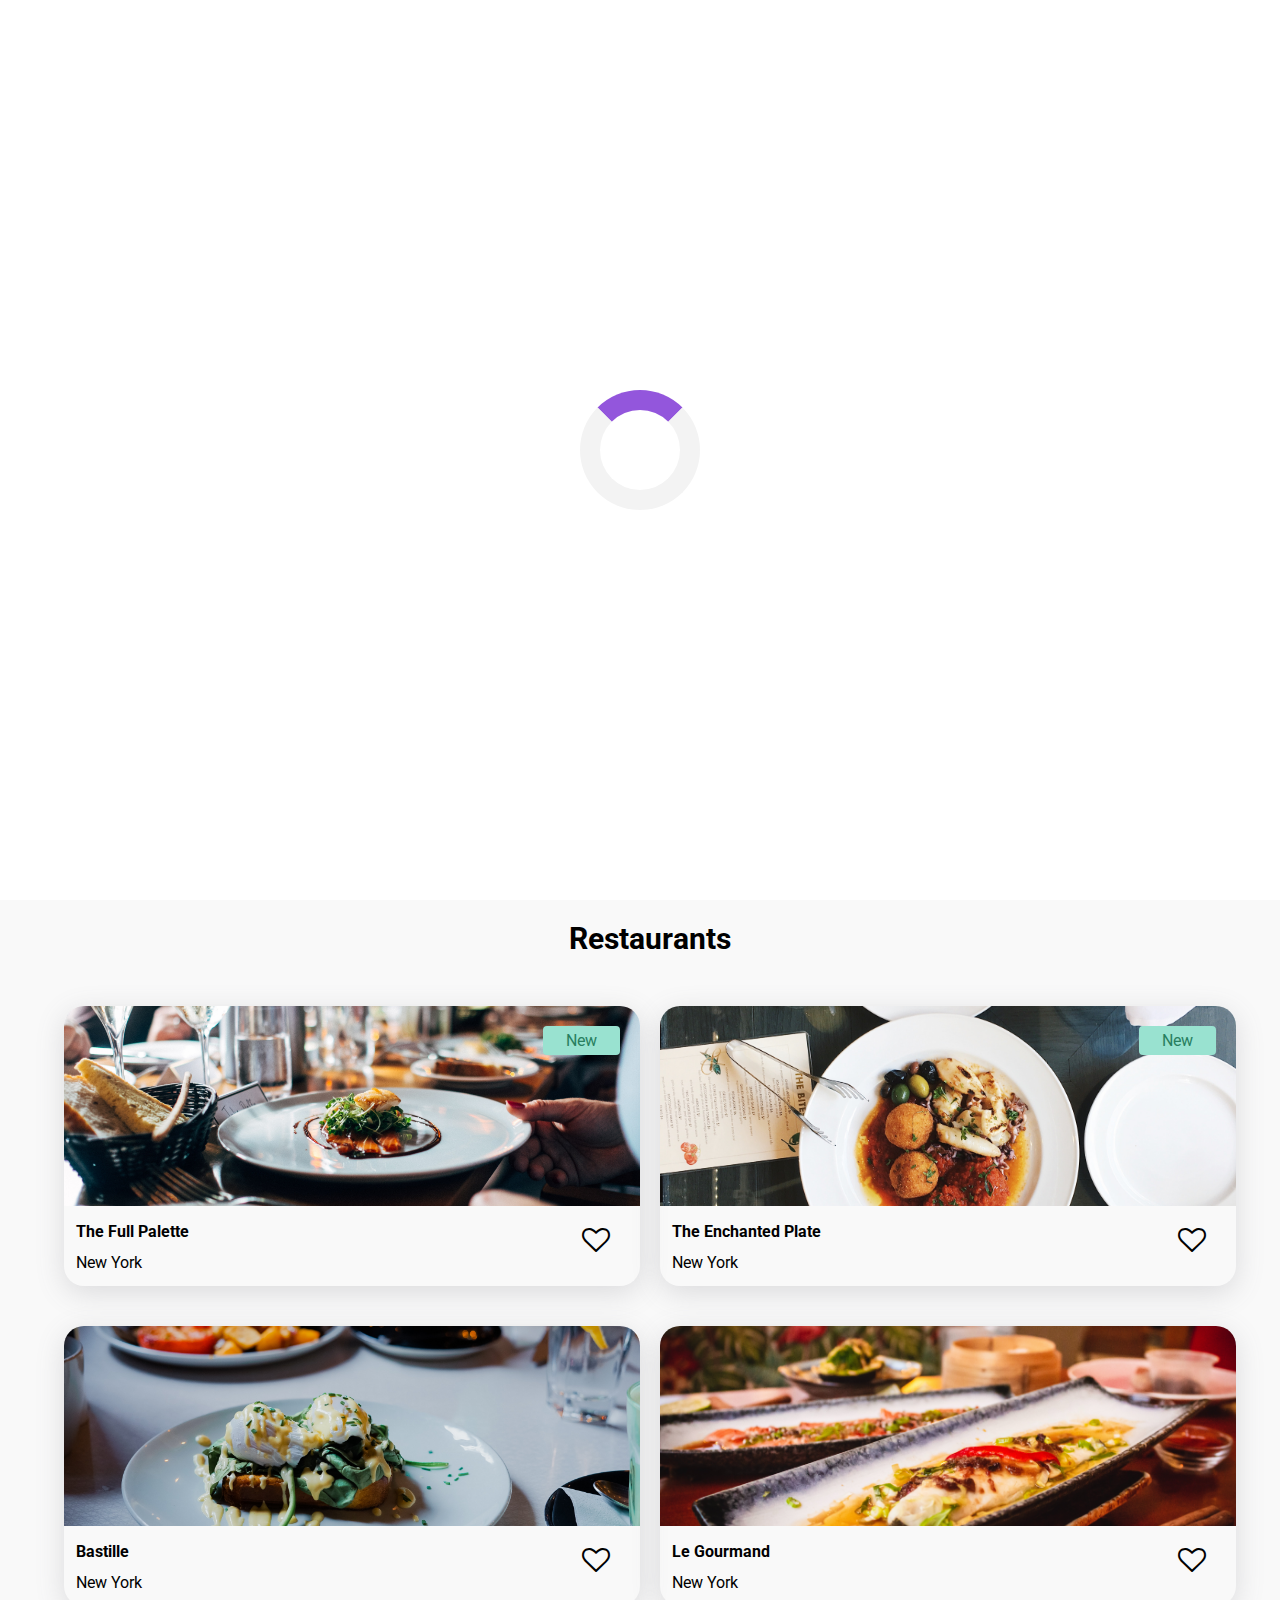
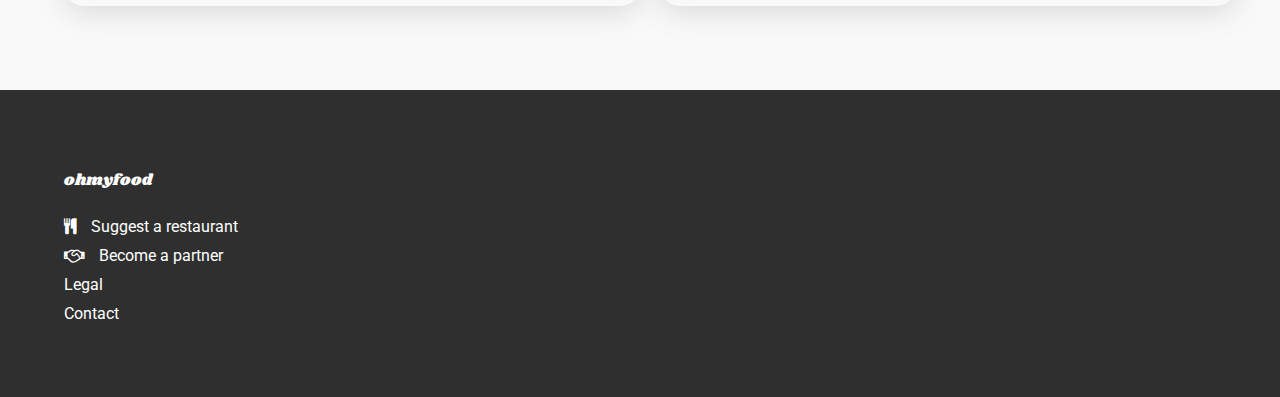
<file: index.html>
<!DOCTYPE html>
<html lang="en">
<head>
    <meta charset="UTF-8">
    <meta http-equiv="X-UA-Compatible" content="IE=edge">
    <meta name="viewport" content="width=device-width, initial-scale=1.0">
    <link rel="stylesheet" href="https://cdnjs.cloudflare.com/ajax/libs/font-awesome/4.7.0/css/font-awesome.min.css">
    <link rel="preconnect" href="https://fonts.googleapis.com">
    <link rel="preconnect" href="https://fonts.gstatic.com" crossorigin>
    <link href="https://fonts.googleapis.com/css2?family=Roboto:wght@100;400;500;700;900&family=Shrikhand&display=swap" rel="stylesheet">
    <link rel="stylesheet" href="style.css">
    <title>ohmyfood</title>
</head>
<body>
    <header>
        <img src="ohmyfood-files/images/logo/ohmyfood.png" alt="ohmyfood-logo">
    </header>   
    <section class="info">
        <div class="info__location">
        <i class="fa fa-map-marker" aria-hidden="true"></i>
        <p>Paris, Belleville</p>
        </div>
        <div class="info__explore">
            <h3>Book the menu you like</h3>
            <p>Discover top-of-the-art restaurants we picked for you</p>
            <button class="btn"> Explore our restaurants</button>
        </div>
    </section>
    <section class="guide">
        <h3>How it works</h3>
        <div class="step">
            <p>1</p>
            <i class="fa fa-mobile" aria-hidden="true"></i>
            <p>Choose a restaurant</p>
        </div>
        <div class="step">
            <p>2</p>
            <i class="fa fa-list" aria-hidden="true"></i>
            <p>Create your menu</p>
        </div>
        <div class="step">
            <p>3</p>
            <i class="fa fa-cutlery" aria-hidden="true"></i>
            <p>Go enjoy it at the restaurant</p>
        </div>
    </section>
    <main>
        <h3>Restaurants</h3>
        <a href="the_full_palette.html" class="restaurant restaurant-1">
            <img src="ohmyfood-files/images/restaurants/thefullplate.jpg" alt="meal">
            <h4>The Full Palette</h4>
            <p>New York</p>
            <i class="fa fa-heart-o" aria-hidden="true"></i>
            <i class="fa fa-heart" aria-hidden="true"></i>
            <span>New</span>
        </a>
        <a href="the_enchanted_plate.html" class="restaurant restaurant-2">
            <img src="ohmyfood-files/images/restaurants/stil-u2Lp8tXIcjw-unsplash.jpg" alt="meal">
            <h4>The Enchanted Plate</h4>
            <p>New York</p>
            <i class="fa fa-heart-o" aria-hidden="true"></i>
            <i class="fa fa-heart" aria-hidden="true"></i>
            <span>New</span>
        </a>
        <a href="bastille.html" class="restaurant restaurant-3">
            <img src="ohmyfood-files/images/restaurants/toa-heftiba-DQKerTsQwi0-unsplash.jpg" alt="meal">
            <h4>Bastille</h4>
            <p>New York</p>
            <i class="fa fa-heart-o" aria-hidden="true"></i>
            <i class="fa fa-heart" aria-hidden="true"></i>
        </a>
        <a href="le_gourmand.html" class="restaurant restaurant-4">
            <img src="ohmyfood-files/images/restaurants/louis-hansel-shotsoflouis-qNBGVyOCY8Q-unsplash.jpg" alt="meal">
            <h4>Le Gourmand</h4>
            <p>New York</p>
            <i class="fa fa-heart-o" aria-hidden="true"></i>
            <i class="fa fa-heart" aria-hidden="true"></i>
        </a>
    </main>
    <div class="spinner-background">
        <div class="loader"></div>
    </div>
    <footer>
        <span>ohmyfood</span>
        <ul>
            <li>
                <a href="#"> 
                <i class="fa fa-cutlery" aria-hidden="true"></i>
                <span>Suggest a restaurant</span>
                </a>
            </li>
            <li>
                <a href="#">
                <i class="fa fa-handshake-o" aria-hidden="true"></i>
                <span>Become a partner</span>
                </a>
            </li>
            <li>
                <a href="#">Legal</a>
            </li>
            <li>
                <a href="mailto:someone@example.com">Contact</a>
            </li>
        </ul>
        
    </footer>
</body>
</html>
</file>
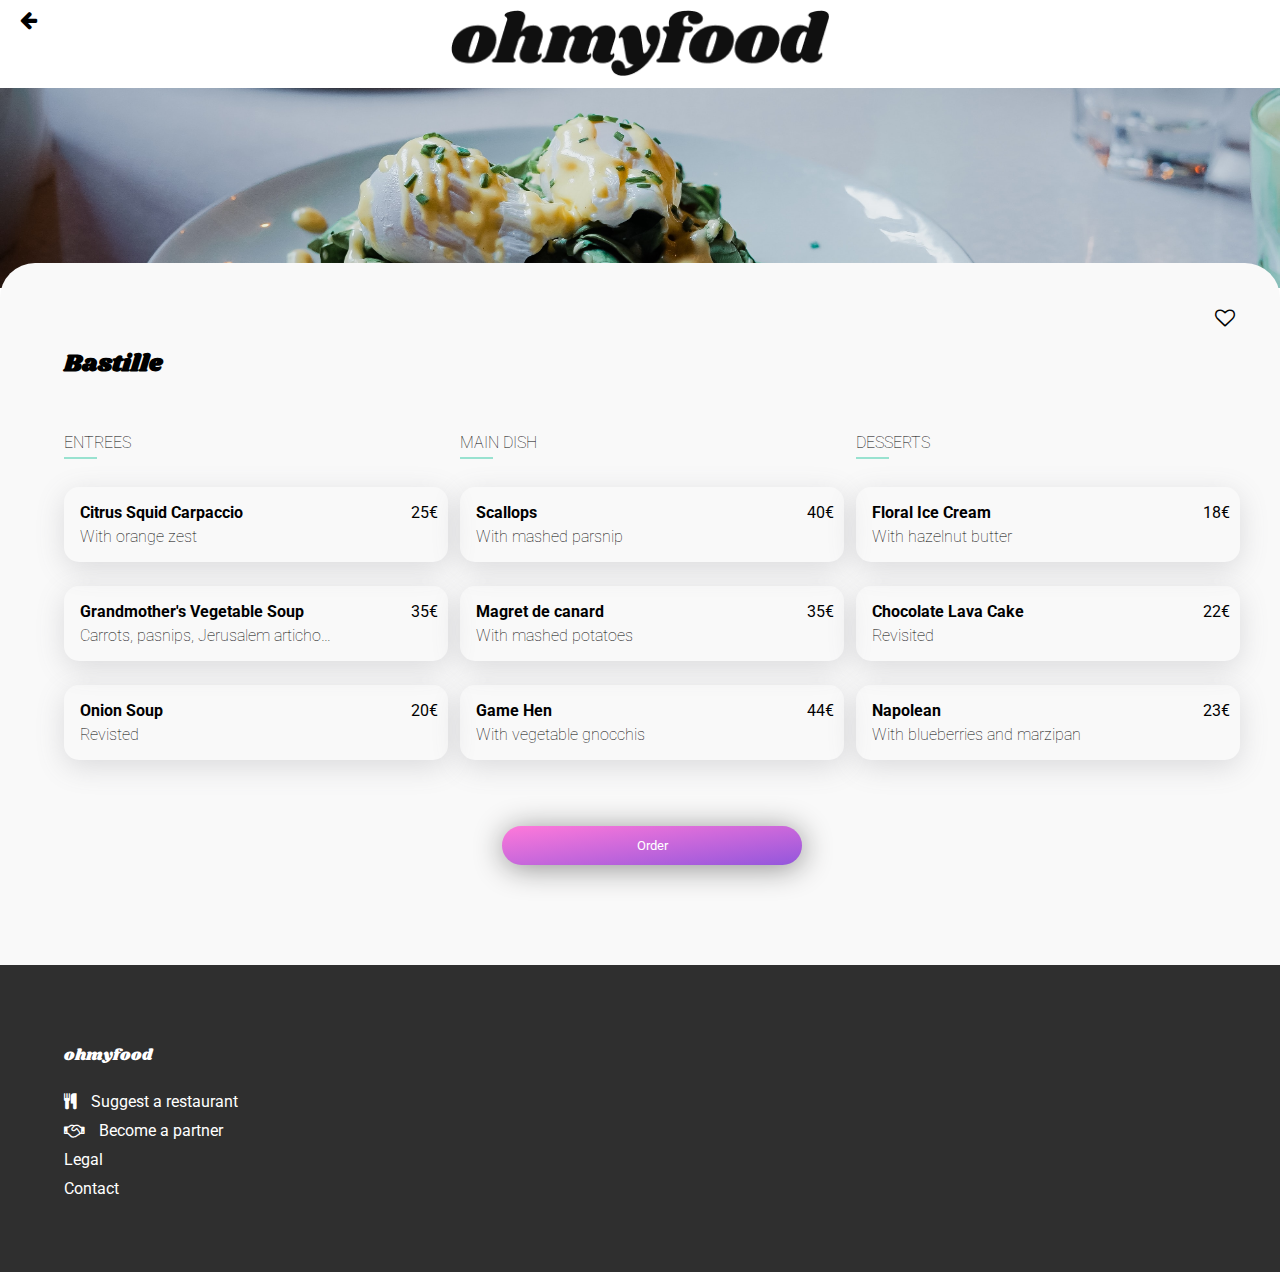
<file: bastille.html>
<!DOCTYPE html>
<html lang="en">
<head>
    <meta charset="UTF-8">
    <meta http-equiv="X-UA-Compatible" content="IE=edge">
    <meta name="viewport" content="width=device-width, initial-scale=1.0">
    <link rel="stylesheet" href="https://cdnjs.cloudflare.com/ajax/libs/font-awesome/4.7.0/css/font-awesome.min.css">
    <link rel="preconnect" href="https://fonts.googleapis.com">
    <link rel="preconnect" href="https://fonts.gstatic.com" crossorigin>
    <link href="https://fonts.googleapis.com/css2?family=Roboto:wght@100;400;500;700;900&family=Shrikhand&display=swap" rel="stylesheet">
    <link rel="stylesheet" href="style.css">
    <title>The Full Palette</title>
</head>
<body>
    <header class="menu__header">
        <a href="index.html"><i class="fa fa-arrow-left" aria-hidden="true"></i></a>
        <img src="ohmyfood-files/images/logo/ohmyfood.png" alt="ohmyfood-logo">
    </header>   
    <div class="menu-img">
        <img src="ohmyfood-files/images/restaurants/toa-heftiba-DQKerTsQwi0-unsplash.jpg" alt="meal">
    </div>
    <main class="menu">
        <h2>Bastille</h2>
        <i class="fa fa-heart-o" aria-hidden="true"></i>
        <i class="fa fa-heart" aria-hidden="true"></i>
        <p class="category category__1">ENTREES</p>
        <div class="menu__items item__1 item__a">
            <h4>Citrus Squid Carpaccio</h4>
            <p>With orange zest</p><span class="price">25€</span>
            <div class="tick">
                <i class="fa fa-check" aria-hidden="true"></i>
            </div>
        </div>
        <div class="menu__items item__2 item__b">
            <h4>Grandmother's Vegetable Soup</h4>
            <p>Carrots, pasnips, Jerusalem artichoke</p><span class="price">35€</span>
            <div class="tick">
                <i class="fa fa-check" aria-hidden="true"></i>
            </div>
        </div>
        <div class="menu__items item__3 item__c">
            <h4>Onion Soup</h4>
            <p>Revisted</p><span class="price">20€</span>
            <div class="tick">
                <i class="fa fa-check" aria-hidden="true"></i>
            </div>
        </div>
        <p class="category category__2">MAIN DISH</p>
        <div class="menu__items item__1 item__d">
            <h4>Scallops</h4>
            <p>With mashed parsnip</p><span class="price">40€</span>
            <div class="tick">
                <i class="fa fa-check" aria-hidden="true"></i>
            </div>
        </div>
        <div class="menu__items item__2 item__e">
            <h4>Magret de canard</h4>
            <p>With mashed potatoes</p><span class="price">35€</span>
            <div class="tick">
                <i class="fa fa-check" aria-hidden="true"></i>
            </div>
        </div>
        <div class="menu__items item__3 item__f">
            <h4>Game Hen</h4>
            <p>With vegetable gnocchis</p><span class="price">44€</span>
            <div class="tick">
                <i class="fa fa-check" aria-hidden="true"></i>
            </div>
        </div>
        <p class="category category__3">DESSERTS</p>
        <div class="menu__items item__1 item__g">
            <h4>Floral Ice Cream</h4>
            <p>With hazelnut butter</p><span class="price">18€</span>
            <div class="tick">
                <i class="fa fa-check" aria-hidden="true"></i>
            </div>
        </div>
        <div class="menu__items item__2 item__h">
            <h4>Chocolate Lava Cake</h4>
            <p>Revisited</p><span class="price">22€</span>
            <div class="tick">
                <i class="fa fa-check" aria-hidden="true"></i>
            </div>
        </div>
        <div class="menu__items item__3 item__i">
            <h4>Napolean</h4>
            <p>With blueberries and marzipan</p><span class="price">23€</span>
            <div class="tick">
                <i class="fa fa-check" aria-hidden="true"></i>
            </div>
        </div>
        <button class="btn">Order</button>
    </main>
    <footer>
        <span>ohmyfood</span>
        <ul>
            <li>
                <a href="#"> 
                <i class="fa fa-cutlery" aria-hidden="true"></i>
                <span>Suggest a restaurant</span>
                </a>
            </li>
            <li>
                <a href="#">
                <i class="fa fa-handshake-o" aria-hidden="true"></i>
                <span>Become a partner</span>
                </a>
            </li>
            <li>
                <a href="#">Legal</a>
            </li>
            <li>
                <a href="mailto:someone@example.com">Contact</a>
            </li>
        </ul>
        
    </footer>
</body>
</html>
</file>
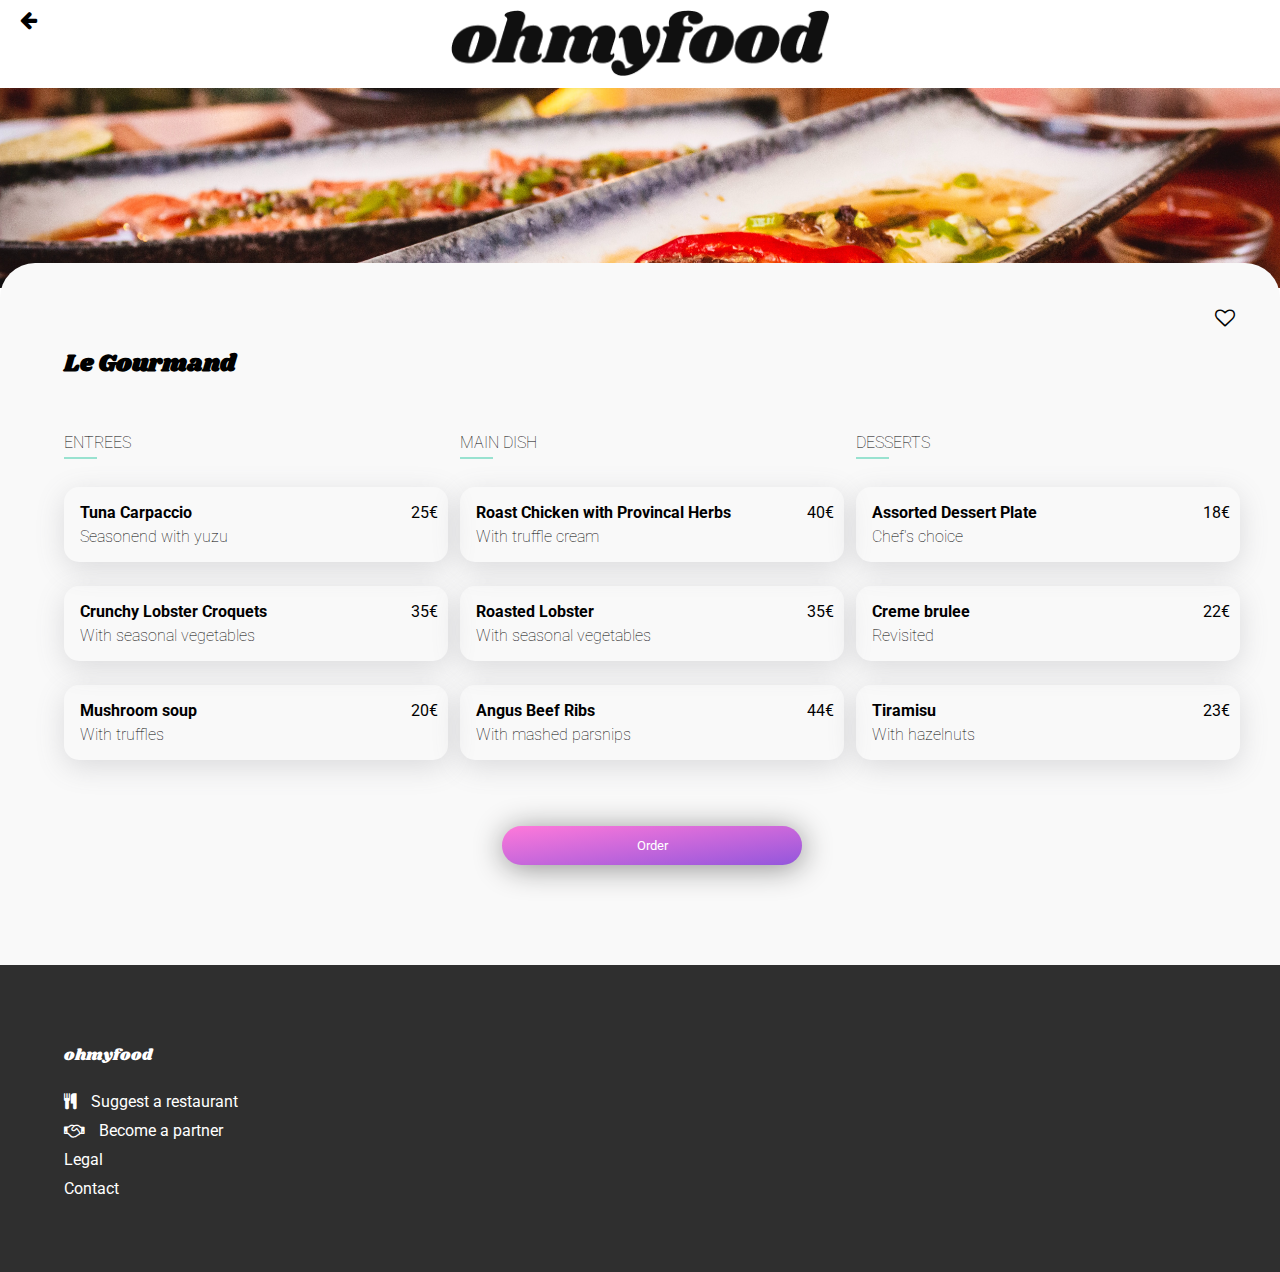
<file: le_gourmand.html>
<!DOCTYPE html>
<html lang="en">
<head>
    <meta charset="UTF-8">
    <meta http-equiv="X-UA-Compatible" content="IE=edge">
    <meta name="viewport" content="width=device-width, initial-scale=1.0">
    <link rel="stylesheet" href="https://cdnjs.cloudflare.com/ajax/libs/font-awesome/4.7.0/css/font-awesome.min.css">
    <link rel="preconnect" href="https://fonts.googleapis.com">
    <link rel="preconnect" href="https://fonts.gstatic.com" crossorigin>
    <link href="https://fonts.googleapis.com/css2?family=Roboto:wght@100;400;500;700;900&family=Shrikhand&display=swap" rel="stylesheet">
    <link rel="stylesheet" href="style.css">
    <title>The Full Palette</title>
</head>
<body>
    <header class="menu__header">
        <a href="index.html"><i class="fa fa-arrow-left" aria-hidden="true"></i></a>
        <img src="ohmyfood-files/images/logo/ohmyfood.png" alt="ohmyfood-logo">
    </header>   
    <div class="menu-img">
        <img src="ohmyfood-files/images/restaurants/louis-hansel-shotsoflouis-qNBGVyOCY8Q-unsplash.jpg" alt="meal">
    </div>
    <main class="menu">
        <h2>Le Gourmand</h2>
        <i class="fa fa-heart-o" aria-hidden="true"></i>
        <i class="fa fa-heart" aria-hidden="true"></i>
        <p class="category category__1">ENTREES</p>
        <div class="menu__items item__1 item__a">
            <h4>Tuna Carpaccio</h4>
            <p>Seasonend with yuzu</p><span class="price">25€</span>
            <div class="tick">
                <i class="fa fa-check" aria-hidden="true"></i>
            </div>
        </div>
        <div class="menu__items item__2 item__b">
            <h4>Crunchy Lobster Croquets</h4>
            <p>With seasonal vegetables</p><span class="price">35€</span>
            <div class="tick">
                <i class="fa fa-check" aria-hidden="true"></i>
            </div>
        </div>
        <div class="menu__items item__3 item__c">
            <h4>Mushroom soup</h4>
            <p>With truffles</p><span class="price">20€</span>
            <div class="tick">
                <i class="fa fa-check" aria-hidden="true"></i>
            </div>
        </div>
        <p class="category category__2">MAIN DISH</p>
        <div class="menu__items item__1 item__d">
            <h4>Roast Chicken with Provincal Herbs</h4>
            <p>With truffle cream</p><span class="price">40€</span>
            <div class="tick">
                <i class="fa fa-check" aria-hidden="true"></i>
            </div>
        </div>
        <div class="menu__items item__2 item__e">
            <h4>Roasted Lobster</h4>
            <p>With seasonal vegetables</p><span class="price">35€</span>
            <div class="tick">
                <i class="fa fa-check" aria-hidden="true"></i>
            </div>
        </div>
        <div class="menu__items item__3 item__f">
            <h4>Angus Beef Ribs</h4>
            <p>With mashed parsnips</p><span class="price">44€</span>
            <div class="tick">
                <i class="fa fa-check" aria-hidden="true"></i>
            </div>
        </div>
        <p class="category category__3">DESSERTS</p>
        <div class="menu__items item__1 item__g">
            <h4>Assorted Dessert Plate</h4>
            <p>Chef's choice</p><span class="price">18€</span>
            <div class="tick">
                <i class="fa fa-check" aria-hidden="true"></i>
            </div>
        </div>
        <div class="menu__items item__2 item__h">
            <h4>Creme brulee</h4>
            <p>Revisited</p><span class="price">22€</span>
            <div class="tick">
                <i class="fa fa-check" aria-hidden="true"></i>
            </div>
        </div>
        <div class="menu__items item__3 item__i">
            <h4>Tiramisu</h4>
            <p>With hazelnuts</p><span class="price">23€</span>
            <div class="tick">
                <i class="fa fa-check" aria-hidden="true"></i>
            </div>
        </div>
        <button class="btn">Order</button>
    </main>
    
    
    <footer>
        <span>ohmyfood</span>
        <ul>
            <li>
                <a href="#"> 
                <i class="fa fa-cutlery" aria-hidden="true"></i>
                <span>Suggest a restaurant</span>
                </a>
            </li>
            <li>
                <a href="#">
                <i class="fa fa-handshake-o" aria-hidden="true"></i>
                <span>Become a partner</span>
                </a>
            </li>
            <li>
                <a href="#">Legal</a>
            </li>
            <li>
                <a href="mailto:someone@example.com">Contact</a>
            </li>
        </ul>
        
    </footer>
</body>
</html>
</file>
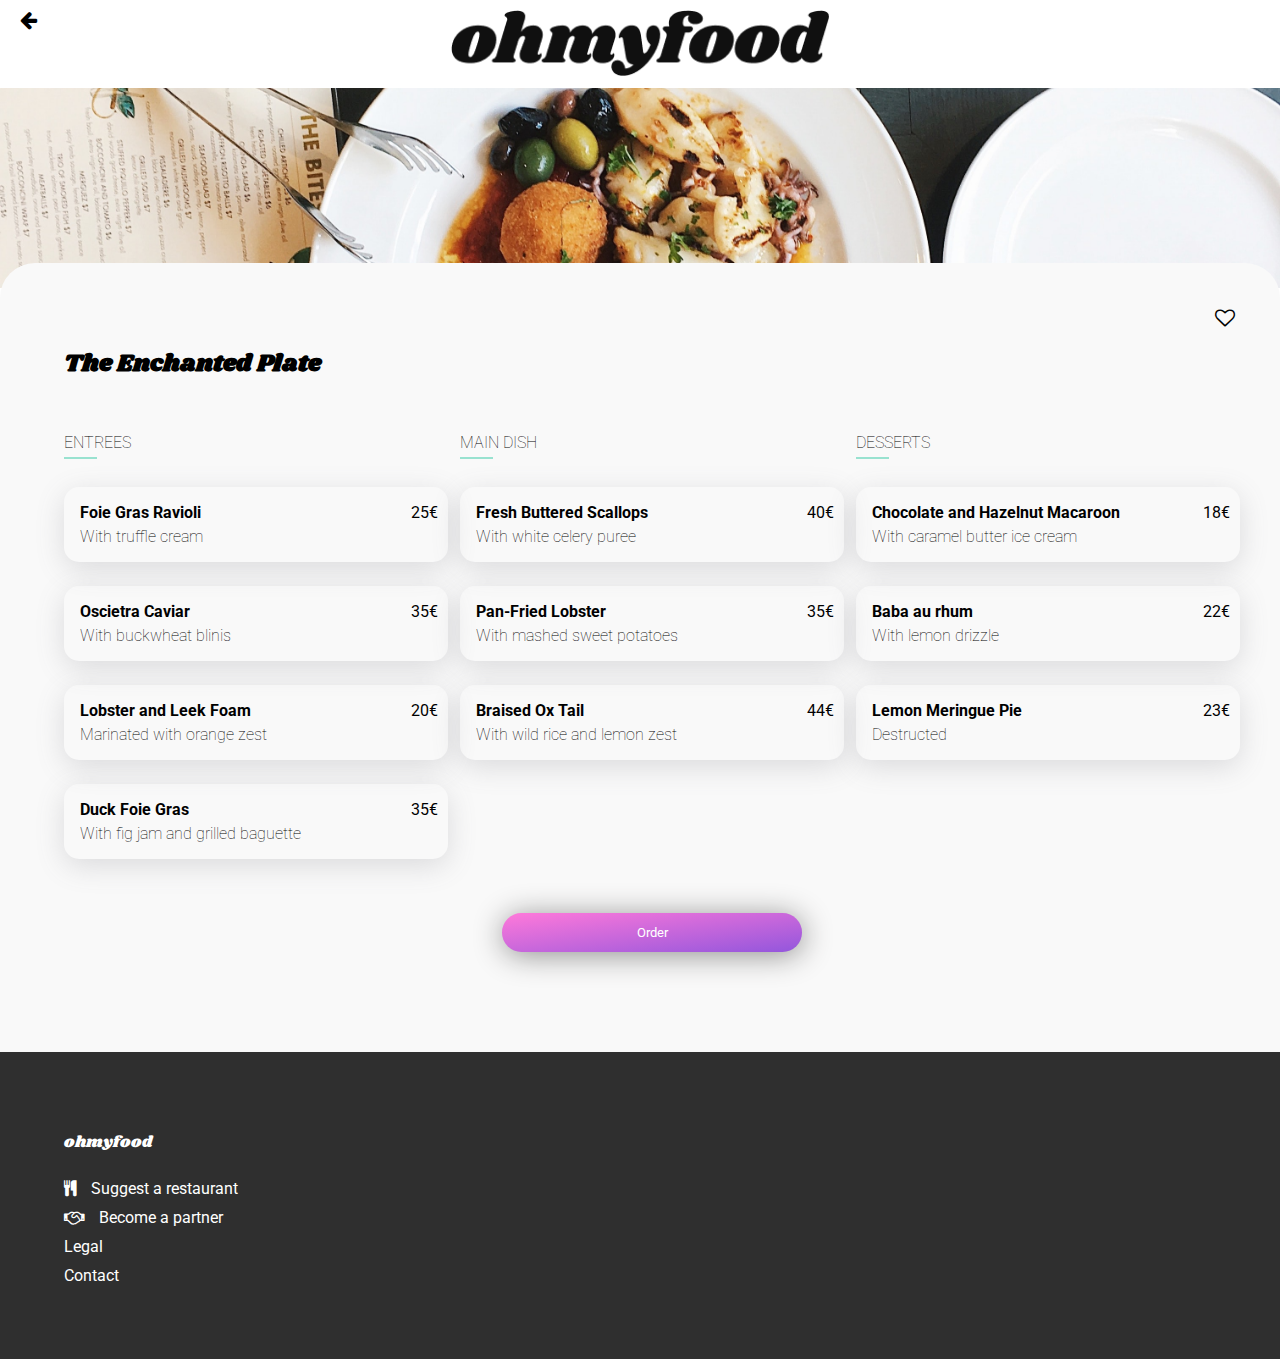
<file: the_enchanted_plate.html>
<!DOCTYPE html>
<html lang="en">
<head>
    <meta charset="UTF-8">
    <meta http-equiv="X-UA-Compatible" content="IE=edge">
    <meta name="viewport" content="width=device-width, initial-scale=1.0">
    <link rel="stylesheet" href="https://cdnjs.cloudflare.com/ajax/libs/font-awesome/4.7.0/css/font-awesome.min.css">
    <link rel="preconnect" href="https://fonts.googleapis.com">
    <link rel="preconnect" href="https://fonts.gstatic.com" crossorigin>
    <link href="https://fonts.googleapis.com/css2?family=Roboto:wght@100;400;500;700;900&family=Shrikhand&display=swap" rel="stylesheet">
    <link rel="stylesheet" href="style.css">
    <title>The Full Palette</title>
</head>
<body>
    <header class="menu__header">
        <a href="index.html"><i class="fa fa-arrow-left" aria-hidden="true"></i></a>
        <img src="ohmyfood-files/images/logo/ohmyfood.png" alt="ohmyfood-logo">
    </header>   
    <div class="menu-img">
        <img src="ohmyfood-files/images/restaurants/stil-u2Lp8tXIcjw-unsplash.jpg" alt="meal">
    </div>
    <main class="menu">
        <h2>The Enchanted Plate</h2>
        <i class="fa fa-heart-o" aria-hidden="true"></i>
        <i class="fa fa-heart" aria-hidden="true"></i>
        <p class="category category__1">ENTREES</p>
        <div class="menu__items item__1 item__a">
            <h4>Foie Gras Ravioli</h4>
            <p>With truffle cream</p><span class="price">25€</span>
            <div class="tick">
                <i class="fa fa-check" aria-hidden="true"></i>
            </div>
        </div>
        <div class="menu__items item__2 item__b">
            <h4>Oscietra Caviar</h4>
            <p>With buckwheat blinis</p><span class="price">35€</span>
            <div class="tick">
                <i class="fa fa-check" aria-hidden="true"></i>
            </div>
        </div>
        <div class="menu__items item__3 item__c">
            <h4>Lobster and Leek Foam</h4>
            <p>Marinated with orange zest</p><span class="price">20€</span>
            <div class="tick">
                <i class="fa fa-check" aria-hidden="true"></i>
            </div>
        </div>
        <div class="menu__items item__4 item__j">
            <h4>Duck Foie Gras</h4>
            <p>With fig jam and grilled baguette</p><span class="price">35€</span>
            <div class="tick">
                <i class="fa fa-check" aria-hidden="true"></i>
            </div>
        </div>
        <p class="category category__2">MAIN DISH</p>
        <div class="menu__items item__1 item__d">
            <h4>Fresh Buttered Scallops</h4>
            <p>With white celery puree</p><span class="price">40€</span>
            <div class="tick">
                <i class="fa fa-check" aria-hidden="true"></i>
            </div>
        </div>
        <div class="menu__items item__2 item__e">
            <h4>Pan-Fried Lobster</h4>
            <p>With mashed sweet potatoes</p><span class="price">35€</span>
            <div class="tick">
                <i class="fa fa-check" aria-hidden="true"></i>
            </div>
        </div>
        <div class="menu__items item__3 item__f">
            <h4>Braised Ox Tail</h4>
            <p>With wild rice and lemon zest</p><span class="price">44€</span>
            <div class="tick">
                <i class="fa fa-check" aria-hidden="true"></i>
            </div>
        </div>
        <p class="category category__3">DESSERTS</p>
        <div class="menu__items item__1 item__g">
            <h4>Chocolate and Hazelnut Macaroon</h4>
            <p>With caramel butter ice cream</p><span class="price">18€</span>
            <div class="tick">
                <i class="fa fa-check" aria-hidden="true"></i>
            </div>
        </div>
        <div class="menu__items item__2 item__h">
            <h4>Baba au rhum</h4>
            <p>With lemon drizzle</p><span class="price">22€</span>
            <div class="tick">
                <i class="fa fa-check" aria-hidden="true"></i>
            </div>
        </div>
        <div class="menu__items item__3 item__i">
            <h4>Lemon Meringue Pie</h4>
            <p>Destructed</p><span class="price">23€</span>
            <div class="tick">
                <i class="fa fa-check" aria-hidden="true"></i>
            </div>
        </div>
        <button class="btn">Order</button>
    </main>
    
    
    <footer>
        <span>ohmyfood</span>
        <ul>
            <li>
                <a href="#"> 
                <i class="fa fa-cutlery" aria-hidden="true"></i>
                <span>Suggest a restaurant</span>
                </a>
            </li>
            <li>
                <a href="#">
                <i class="fa fa-handshake-o" aria-hidden="true"></i>
                <span>Become a partner</span>
                </a>
            </li>
            <li>
                <a href="#">Legal</a>
            </li>
            <li>
                <a href="mailto:someone@example.com">Contact</a>
            </li>
        </ul>
        
    </footer>
</body>
</html>
</file>
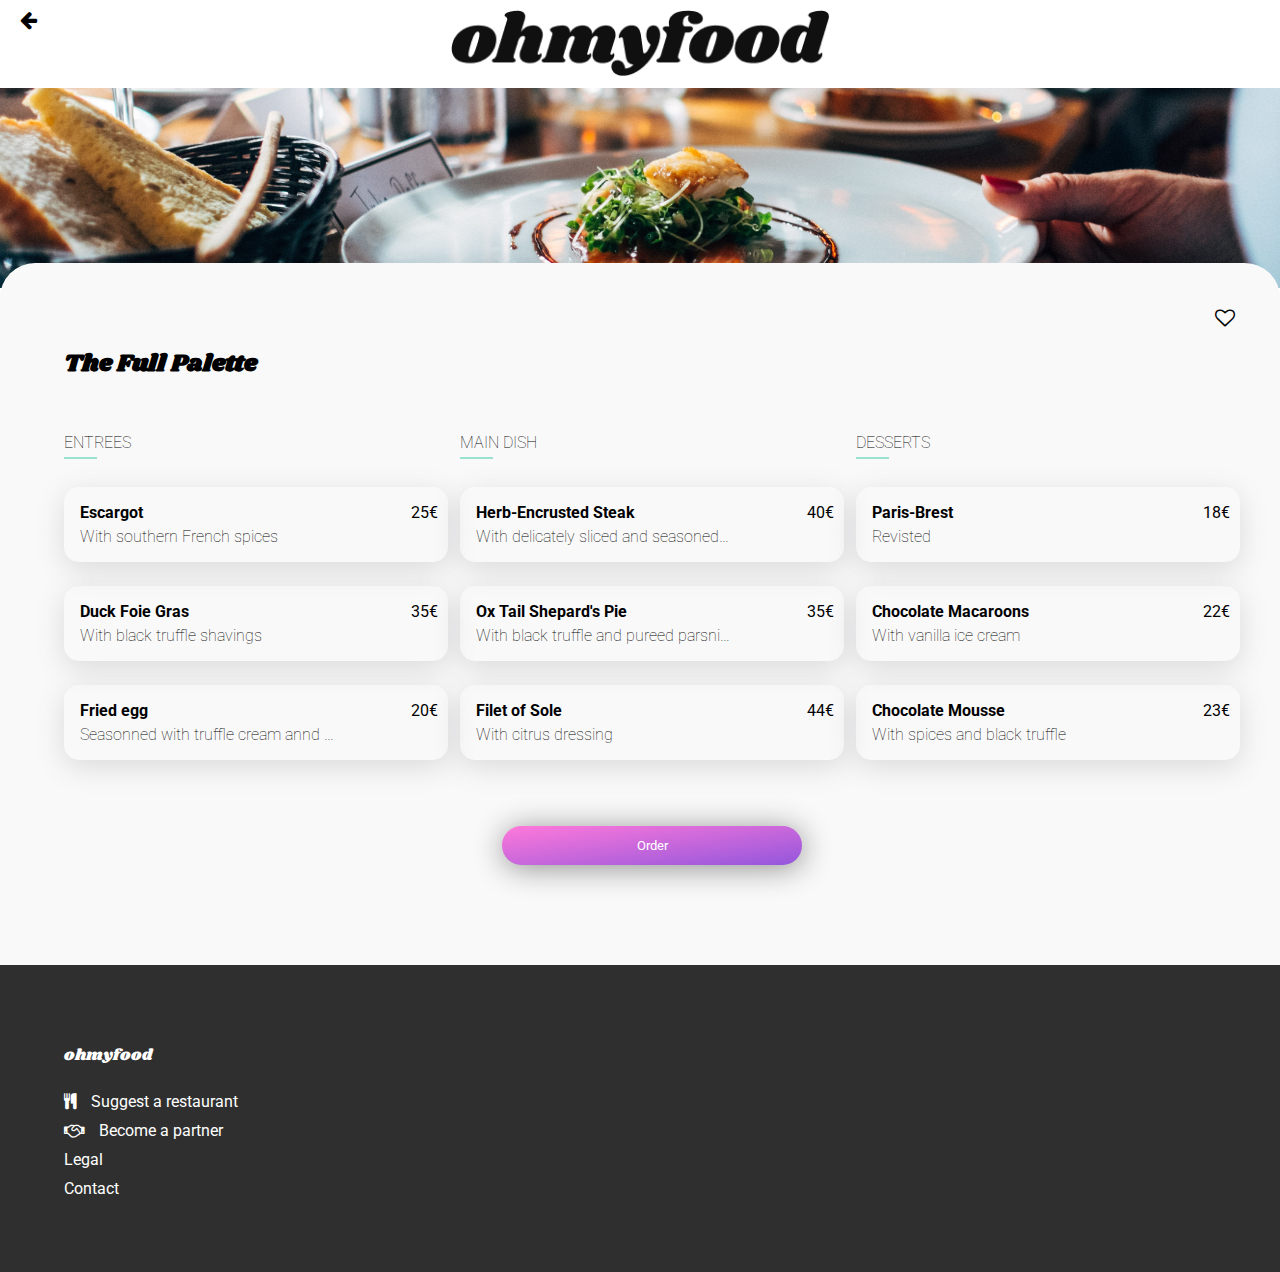
<file: the_full_palette.html>
<!DOCTYPE html>
<html lang="en">
<head>
    <meta charset="UTF-8">
    <meta http-equiv="X-UA-Compatible" content="IE=edge">
    <meta name="viewport" content="width=device-width, initial-scale=1.0">
    <link rel="stylesheet" href="https://cdnjs.cloudflare.com/ajax/libs/font-awesome/4.7.0/css/font-awesome.min.css">
    <link rel="preconnect" href="https://fonts.googleapis.com">
    <link rel="preconnect" href="https://fonts.gstatic.com" crossorigin>
    <link href="https://fonts.googleapis.com/css2?family=Roboto:wght@100;400;500;700;900&family=Shrikhand&display=swap" rel="stylesheet">
    <link rel="stylesheet" href="style.css">
    <title>The Full Palette</title>
</head>
<body>
    <header class="menu__header">
        <a href="index.html"><i class="fa fa-arrow-left" aria-hidden="true"></i></a>
        <img src="ohmyfood-files/images/logo/ohmyfood.png" alt="ohmyfood-logo">
    </header>   
    <div class="menu-img">
        <img src="ohmyfood-files/images/restaurants/thefullplate.jpg" alt="meal">
    </div>
    <main class="menu">
        <h2>The Full Palette</h2>
        <i class="fa fa-heart-o" aria-hidden="true"></i>
        <i class="fa fa-heart" aria-hidden="true"></i>
        <p class="category category__1">ENTREES</p>
        <div class="menu__items item__1 item__a">
            <h4>Escargot</h4>
            <p>With southern French spices</p><span class="price">25€</span>
            <div class="tick">
                <i class="fa fa-check" aria-hidden="true"></i>
            </div>
        </div>
        <div class="menu__items item__2 item__b">
            <h4>Duck Foie Gras</h4>
            <p>With black truffle shavings</p><span class="price">35€</span>
            <div class="tick">
                <i class="fa fa-check" aria-hidden="true"></i>
            </div>
        </div>
        <div class="menu__items item__3 item__c">
            <h4>Fried egg</h4>
            <p>Seasonned with truffle cream annd vegetable</p><span class="price">20€</span>
            <div class="tick">
                <i class="fa fa-check" aria-hidden="true"></i>
            </div>
        </div>
        <p class="category category__2">MAIN DISH</p>
        <div class="menu__items item__1 item__d">
            <h4>Herb-Encrusted Steak</h4>
            <p>With delicately sliced and seasoned vegetable<p><span class="price">40€</span>
            <div class="tick">
                <i class="fa fa-check" aria-hidden="true"></i>
            </div>
        </div>
        <div class="menu__items item__2 item__e">
            <h4>Ox Tail Shepard's Pie</h4>
            <p>With black truffle and pureed parsnips</p><span class="price">35€</span>
            <div class="tick">
                <i class="fa fa-check" aria-hidden="true"></i>
            </div>
        </div>
        <div class="menu__items item__3 item__f">
            <h4>Filet of Sole</h4>
            <p>With citrus dressing</p><span class="price">44€</span>
            <div class="tick">
                <i class="fa fa-check" aria-hidden="true"></i>
            </div>
        </div>
        <p class="category category__3">DESSERTS</p>
        <div class="menu__items item__1 item__g">
            <h4>Paris-Brest</h4>
            <p>Revisted</p><span class="price">18€</span>
            <div class="tick">
                <i class="fa fa-check" aria-hidden="true"></i>
            </div>
        </div>
        <div class="menu__items item__2 item__h">
            <h4>Chocolate Macaroons</h4>
            <p>With vanilla ice cream</p><span class="price">22€</span>
            <div class="tick">
                <i class="fa fa-check" aria-hidden="true"></i>
            </div>
        </div>
        <div class="menu__items item__3 item__i">
            <h4>Chocolate Mousse</h4>
            <p>With spices and black truffle</p><span class="price">23€</span>
            <div class="tick">
                <i class="fa fa-check" aria-hidden="true"></i>
            </div>
        </div>
        <button class="btn">Order</button>
    </main>
    
    
    <footer>
        <span>ohmyfood</span>
        <ul>
            <li>
                <a href="#"> 
                <i class="fa fa-cutlery" aria-hidden="true"></i>
                <span>Suggest a restaurant</span>
                </a>
            </li>
            <li>
                <a href="#">
                <i class="fa fa-handshake-o" aria-hidden="true"></i>
                <span>Become a partner</span>
                </a>
            </li>
            <li>
                <a href="#">Legal</a>
            </li>
            <li>
                <a href="mailto:someone@example.com">Contact</a>
            </li>
        </ul>
        
    </footer>
</body>
</html>
</file>
<file: style.css>
* {
  box-sizing: border-box;
  font-family: "Roboto", sans-serif;
}

/* Homepage CSS */
body {
  margin: 0;
}

header {
  padding: 10px;
  text-align: center;
  box-shadow: #909090 0px 0.5px 10px 0px;
  margin-bottom: 5px;
}
header img {
  width: 30%;
}

.info__location {
  display: flex;
  flex-direction: row;
  justify-content: center;
  align-items: center;
  background-color: rgb(234, 234, 234);
  width: 100vw;
}
.info i {
  margin-right: 15px;
}
.info__explore {
  background-color: rgb(249, 249, 249);
  margin: 0;
  width: 100vw;
  display: flex;
  flex-direction: column;
  justify-content: center;
  align-items: center;
}
.info__explore h3 {
  margin-top: 30px;
}
.info__explore p {
  width: 80vw;
  text-align: center;
  line-height: 20px;
  color: rgb(48, 48, 48);
  margin-bottom: 30px;
  font-weight: 400;
}
.info__explore button {
  margin-bottom: 40px;
  padding: 12px 20px;
  border-radius: 30px;
  border: none;
  color: white;
  background-image: linear-gradient(to bottom right, #FF79DA, #9356DC);
  box-shadow: #8f8e8e 1px 3px 30px 0px;
  cursor: pointer;
}
.info__explore button:hover {
  cursor: pointer;
  background-image: none;
  background-color: #cb6ac2;
  box-shadow: #605f5f 1px 3px 30px 0px;
}

.guide {
  display: flex;
  flex-direction: column;
  justify-content: flex-start;
  padding: 30px 30px 30px 40px;
}
.guide .step {
  display: flex;
  flex-direction: row;
  align-items: center;
  background-color: rgb(249, 249, 249);
  padding: 12px;
  border-radius: 24px;
  margin-bottom: 25px;
  color: rgb(48, 48, 48);
  box-shadow: rgba(100, 100, 111, 0.2) 0px 7px 29px 0px;
}
.guide .step p:first-child {
  display: flex;
  flex-direction: column;
  justify-content: center;
  align-items: center;
  border-radius: 50%;
  background-color: #9356DC;
  color: #fff;
  margin-left: -28px;
  width: 32px;
  height: 32px;
}
.guide .step i {
  padding: 20px;
}
.guide .step .fa-mobile {
  font-size: 25px;
}
.guide .step:hover {
  background-color: rgb(243, 238, 254);
}
.guide .step:hover i {
  color: #9356DC;
}

main {
  display: flex;
  flex-direction: column;
  justify-content: flex-end;
  padding: 5vw;
}
main a {
  text-decoration: none;
  color: black;
}
main .restaurant {
  width: 90vw;
  height: 280px;
  border-radius: 20px;
  box-shadow: rgba(100, 100, 111, 0.2) 0px 7px 29px 0px;
  margin-bottom: 20px;
  position: relative;
}
main .restaurant img {
  width: 100%;
  height: 200px;
  border-radius: 20px 20px 0 0;
  -o-object-fit: cover;
     object-fit: cover;
}
main .restaurant h4 {
  margin: 12px;
}
main .restaurant p {
  margin: 12px;
}
main .restaurant .fa-heart {
  display: none;
  position: absolute;
  top: 220px;
  font-size: 28px;
  right: 30px;
}
main .restaurant .fa-heart-o {
  position: absolute;
  top: 220px;
  font-size: 28px;
  right: 30px;
}
main .restaurant .fa-heart-o:hover + .fa-heart {
  display: block;
  cursor: pointer;
  color: #9356DC;
}
main .restaurant span {
  color: rgb(40, 126, 95);
  background-color: #99E2D0;
  border-radius: 4px;
  padding: 5px 23px;
  position: absolute;
  top: 20px;
  right: 20px;
}

footer {
  display: flex;
  flex-direction: column;
  justify-content: flex-end;
  background-color: rgb(47, 47, 47);
  margin-bottom: 0;
  padding: 5vw;
}
footer span:first-child {
  font-family: "Shrikhand", cursive;
  color: #fff;
  margin: 15px 0;
}
footer ul {
  margin: 0;
  list-style: none;
  padding: 0;
}
footer ul li {
  margin: 10px 0;
}
footer ul li a {
  text-decoration: none;
  color: #fff;
}
footer ul li a i {
  margin-right: 10px;
}

.menu-img {
  width: 100%;
  height: 200px;
}
.menu-img img {
  width: 100%;
  height: 200px;
  -o-object-fit: cover;
     object-fit: cover;
  z-index: -2;
}

/* Menu CSS */
.menu {
  border-radius: 35px 35px 0 0;
  background-color: rgb(249, 249, 249);
  position: relative;
  margin-top: -25px;
  z-index: 1;
}
.menu__header {
  box-shadow: none;
  padding-bottom: 3px;
}
.menu__header i {
  position: absolute;
  top: 10px;
  left: 20px;
  font-size: 20px;
  color: black;
}
.menu h2 {
  font-family: "Shrikhand", cursive;
}
.menu .fa-heart-o, .menu .fa-heart {
  position: absolute;
  top: 45px;
  right: 45px;
  font-size: 20px;
}
.menu .fa-heart {
  display: none;
}
.menu .fa-heart-o:hover + .fa-heart {
  display: block;
  color: #9356DC;
}
.menu .category {
  padding-bottom: 5px;
  font-weight: 100;
  margin: 20px 0 5px;
}
.menu .category:after {
  content: "";
  display: block;
  position: relative;
  width: 8%;
  border: 1.5px solid #99E2D0;
  margin-top: 5px;
}
.menu__items {
  width: 90vw;
  border-radius: 15px;
  position: relative;
  padding: 16px;
  box-shadow: rgba(100, 100, 111, 0.2) 0px 7px 29px 0px;
  margin: 6px 0;
  cursor: pointer;
  /* Hovering slide in animation */
}
.menu__items:hover .tick {
  animation: opacity 0.5s both;
}
@keyframes opacity {
  0% {
    opacity: 0;
  }
  100% {
    opacity: 1;
  }
}
.menu__items:hover .tick i {
  animation: rotate-center 0.7s ease-in-out both;
}
@keyframes rotate-center {
  0% {
    transform: rotate(0);
  }
  100% {
    transform: rotate(360deg);
  }
}
.menu__items:hover .price {
  animation: slide-left 0.5s cubic-bezier(0.25, 0.46, 0.45, 0.94) both;
}
@keyframes slide-left {
  0% {
    transform: translateX(0px);
  }
  100% {
    transform: translateX(-40px);
  }
}
.menu__items h4 {
  margin: 0;
  margin-bottom: 5px;
  width: 100%;
}
.menu__items p {
  margin: 0;
  font-weight: 100;
  white-space: nowrap;
  width: 77%;
  overflow: hidden;
  text-overflow: ellipsis;
}
.menu__items span {
  position: absolute;
  bottom: 16px;
  right: 16px;
  font-weight: 400;
}
.menu__items .tick {
  opacity: 0;
  position: absolute;
  top: 0;
  right: 0px;
  height: 100%;
  width: 14%;
  border-radius: 0 15px 15px 0;
  background-color: #99E2D0;
  display: flex;
  flex-direction: row;
  justify-content: center;
  align-items: center;
}
.menu__items .tick i {
  color: #99E2D0;
  font-size: 20px;
  padding: 3px;
  border: 0.1px #99E2D0 solid;
  background-color: white;
  border-radius: 50%;
}

.btn {
  width: 40vw;
  margin: 36px 24vw;
  padding: 12px 20px;
  border-radius: 30px;
  border: none;
  color: white;
  background-image: linear-gradient(to bottom right, #FF79DA, #9356DC);
  box-shadow: #8f8e8e 1px 3px 30px 0px;
  cursor: pointer;
}
.btn:hover {
  background-image: none;
  background-color: #cb6ac2;
  box-shadow: #605f5f 1px 3px 30px 0px;
  cursor: pointer;
}

/* Loading animation */
.item__1, .item__2, .item__3, .item__4 {
  animation: mymove 1s ease-out;
}

.item__1 {
  animation-delay: 0s;
}

.item__2 {
  animation-delay: 0.2s;
}

.item__3 {
  animation-delay: 0.4s;
}

.item__4 {
  animation-delay: 0.6s;
}

@keyframes mymove {
  0% {
    opacity: 0;
  }
  50% {
    opacity: 0;
  }
  100% {
    opacity: 1;
  }
}
.spinner-background {
  display: flex;
  flex-direction: row;
  justify-content: center;
  align-items: center;
  position: absolute;
  top: 0;
  left: 0;
  background-color: white;
  width: 100%;
  height: 100%;
  animation: fade-away 2s forwards;
}

@keyframes fade-away {
  0% {
    opacity: 1;
  }
  50% {
    opacity: 0.5;
  }
  100% {
    opacity: 0;
    display: none;
  }
}
.loader {
  border: 20px solid #f3f3f3;
  border-radius: 50%;
  border-top: 20px solid #9356DC;
  width: 120px;
  height: 120px;
  animation: spin 2s forwards;
}

@keyframes spin {
  0% {
    transform: rotate(0deg);
    opacity: 1;
  }
  50% {
    opacity: 0.5;
  }
  100% {
    transform: rotate(360deg);
    opacity: 0;
  }
}
@media (min-width: 769px) {
  .btn {
    width: 300px;
  }
  .section__guide {
    display: grid;
    grid-template-columns: auto auto auto;
    gap: 20px;
    justify-content: stretch;
    align-content: stretch;
    margin-bottom: 0px;
  }
  .section__guide h3 {
    grid-column: 1/4;
    justify-self: center;
    font-size: 30px;
  }
  .section__guide div {
    font-size: 14px;
    margin-bottom: 0;
  }
  main {
    display: grid;
    grid-template-columns: auto auto;
    gap: 20px;
    justify-content: stretch;
    align-content: stretch;
    margin-top: 0;
    background-color: rgb(249, 249, 249);
  }
  main h3 {
    grid-column: 1/3;
    justify-self: center;
    font-size: 30px;
    margin-top: 0;
  }
  main .restaurant-1, main .restaurant-3 {
    grid-column: 1/2;
    width: 45vw;
    align-self: stretch;
    justify-self: stretch;
  }
  main .restaurant-2, main .restaurant-4 {
    grid-column: 2/3;
    width: 45vw;
    align-self: stretch;
    justify-self: stretch;
  }
  .menu {
    display: grid;
    grid-template-columns: auto auto auto;
    grid-auto-rows: auto;
    gap: 12px;
    width: 100vw;
    grid-template-areas: "h2 h2 h2" "category__1 category__2 category__3" "item__a item__d item__g" "item__b item__e item__h" "item__c item__f item__i" "item__j . ." " btn btn btn";
  }
  h2 {
    grid-area: h2;
    width: 30vw;
  }
  .category__1 {
    grid-area: category__1;
  }
  .category__2 {
    grid-area: category__2;
  }
  .category__3 {
    grid-area: category__3;
  }
  .item__a {
    grid-area: item__a;
  }
  .item__b {
    grid-area: item__b;
  }
  .item__c {
    grid-area: item__c;
  }
  .item__d {
    grid-area: item__d;
  }
  .item__e {
    grid-area: item__e;
  }
  .item__f {
    grid-area: item__f;
  }
  .item__g {
    grid-area: item__g;
  }
  .item__h {
    grid-area: item__h;
  }
  .item__i {
    grid-area: item__i;
  }
  .item__j {
    grid-area: item__j;
  }
  .btn {
    grid-area: btn;
    align-self: center;
    justify-self: center;
  }
  .category {
    width: 30vw;
  }
  .menu__items {
    width: 30vw;
  }
  .menu__items h4 {
    width: 90%;
  }
  .menu__items .price {
    font-size: 1em;
    top: 16px;
    right: 10px;
  }
  .menu__items p {
    width: 20vw;
  }
  .menu__items .tick {
    width: 30vw;
    background-color: rgba(110, 221, 173, 0.8);
    border-radius: 15px;
  }
  .menu__items:hover .price {
    animation: none;
  }
}
@media (min-width: 400px) and (max-width: 768px) {
  .menu__items:hover .price {
    animation: slide-left 0.5s cubic-bezier(0.25, 0.46, 0.45, 0.94) both;
  }
  @keyframes slide-left {
    0% {
      transform: translateX(0px);
    }
    100% {
      transform: translateX(-90px);
    }
  }
}/*# sourceMappingURL=style.css.map */
</file>
